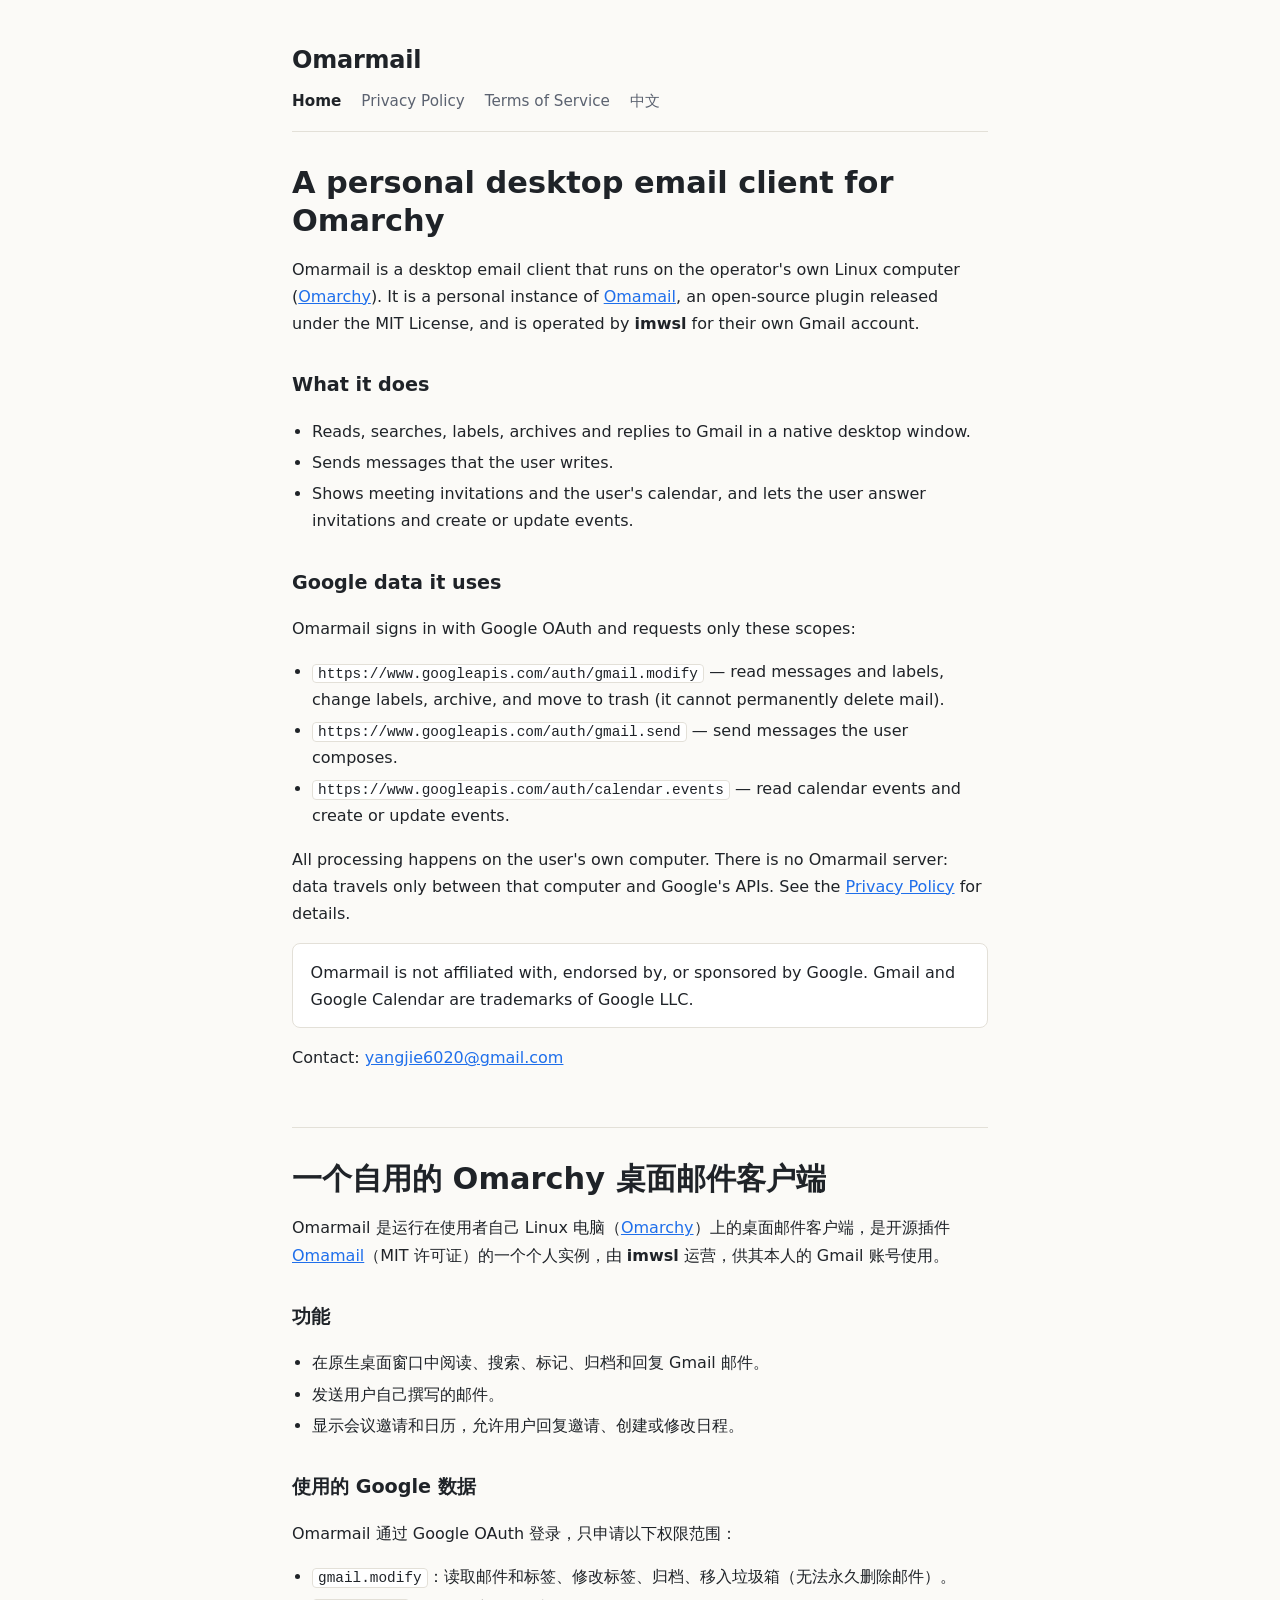
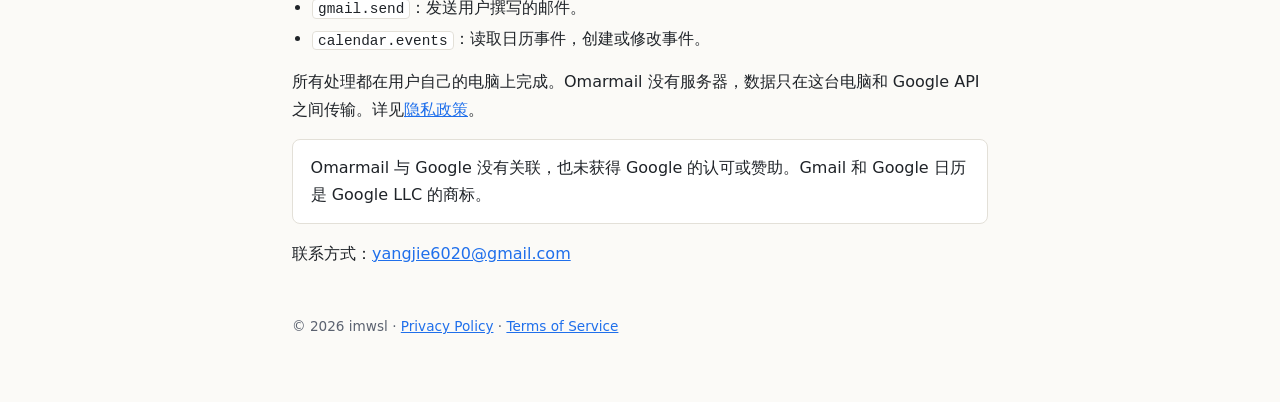
<file: index.html>
<!doctype html>
<html lang="en">
<head>
<meta charset="utf-8">
<meta name="viewport" content="width=device-width, initial-scale=1">
<meta name="google-site-verification" content="EYpbgvohKaT7vBufD3agpgV5t46boQ2uihVc11j72L0" />
<title>Omarmail</title>
<meta name="description" content="Omarmail — a personal desktop email client for Omarchy, based on the open-source Omamail plugin.">
<link rel="stylesheet" href="style.css">
</head>
<body>
<main>
<header>
  <div class="name">Omarmail</div>
  <nav>
    <a href="index.html" aria-current="page">Home</a>
    <a href="privacy.html">Privacy Policy</a>
    <a href="terms.html">Terms of Service</a>
    <a href="#zh">中文</a>
  </nav>
</header>

<section id="en">
<h1>A personal desktop email client for Omarchy</h1>
<p>Omarmail is a desktop email client that runs on the operator's own Linux computer
(<a href="https://omarchy.org">Omarchy</a>). It is a personal instance of
<a href="https://github.com/huacnlee/omamail">Omamail</a>, an open-source plugin released under the MIT License,
and is operated by <strong>imwsl</strong> for their own Gmail account.</p>

<h2>What it does</h2>
<ul>
  <li>Reads, searches, labels, archives and replies to Gmail in a native desktop window.</li>
  <li>Sends messages that the user writes.</li>
  <li>Shows meeting invitations and the user's calendar, and lets the user answer invitations and create or update events.</li>
</ul>

<h2>Google data it uses</h2>
<p>Omarmail signs in with Google OAuth and requests only these scopes:</p>
<ul>
  <li><code>https://www.googleapis.com/auth/gmail.modify</code> — read messages and labels, change labels, archive, and move to trash (it cannot permanently delete mail).</li>
  <li><code>https://www.googleapis.com/auth/gmail.send</code> — send messages the user composes.</li>
  <li><code>https://www.googleapis.com/auth/calendar.events</code> — read calendar events and create or update events.</li>
</ul>
<p>All processing happens on the user's own computer. There is no Omarmail server: data travels only between
that computer and Google's APIs. See the <a href="privacy.html">Privacy Policy</a> for details.</p>

<p class="note">Omarmail is not affiliated with, endorsed by, or sponsored by Google.
Gmail and Google Calendar are trademarks of Google LLC.</p>

<p>Contact: <a href="mailto:yangjie6020@gmail.com">yangjie6020@gmail.com</a></p>
</section>

<section id="zh" class="lang" lang="zh-CN">
<h1>一个自用的 Omarchy 桌面邮件客户端</h1>
<p>Omarmail 是运行在使用者自己 Linux 电脑（<a href="https://omarchy.org">Omarchy</a>）上的桌面邮件客户端，是开源插件 <a href="https://github.com/huacnlee/omamail">Omamail</a>（MIT 许可证）的一个个人实例，由 <strong>imwsl</strong> 运营，供其本人的 Gmail 账号使用。</p>

<h2>功能</h2>
<ul>
  <li>在原生桌面窗口中阅读、搜索、标记、归档和回复 Gmail 邮件。</li>
  <li>发送用户自己撰写的邮件。</li>
  <li>显示会议邀请和日历，允许用户回复邀请、创建或修改日程。</li>
</ul>

<h2>使用的 Google 数据</h2>
<p>Omarmail 通过 Google OAuth 登录，只申请以下权限范围：</p>
<ul>
  <li><code>gmail.modify</code>：读取邮件和标签、修改标签、归档、移入垃圾箱（无法永久删除邮件）。</li>
  <li><code>gmail.send</code>：发送用户撰写的邮件。</li>
  <li><code>calendar.events</code>：读取日历事件，创建或修改事件。</li>
</ul>
<p>所有处理都在用户自己的电脑上完成。Omarmail 没有服务器，数据只在这台电脑和 Google API 之间传输。详见<a href="privacy.html#zh">隐私政策</a>。</p>

<p class="note">Omarmail 与 Google 没有关联，也未获得 Google 的认可或赞助。Gmail 和 Google 日历是 Google LLC 的商标。</p>

<p>联系方式：<a href="mailto:yangjie6020@gmail.com">yangjie6020@gmail.com</a></p>
</section>

<footer>© 2026 imwsl · <a href="privacy.html">Privacy Policy</a> · <a href="terms.html">Terms of Service</a></footer>
</main>
</body>
</html>
</file>
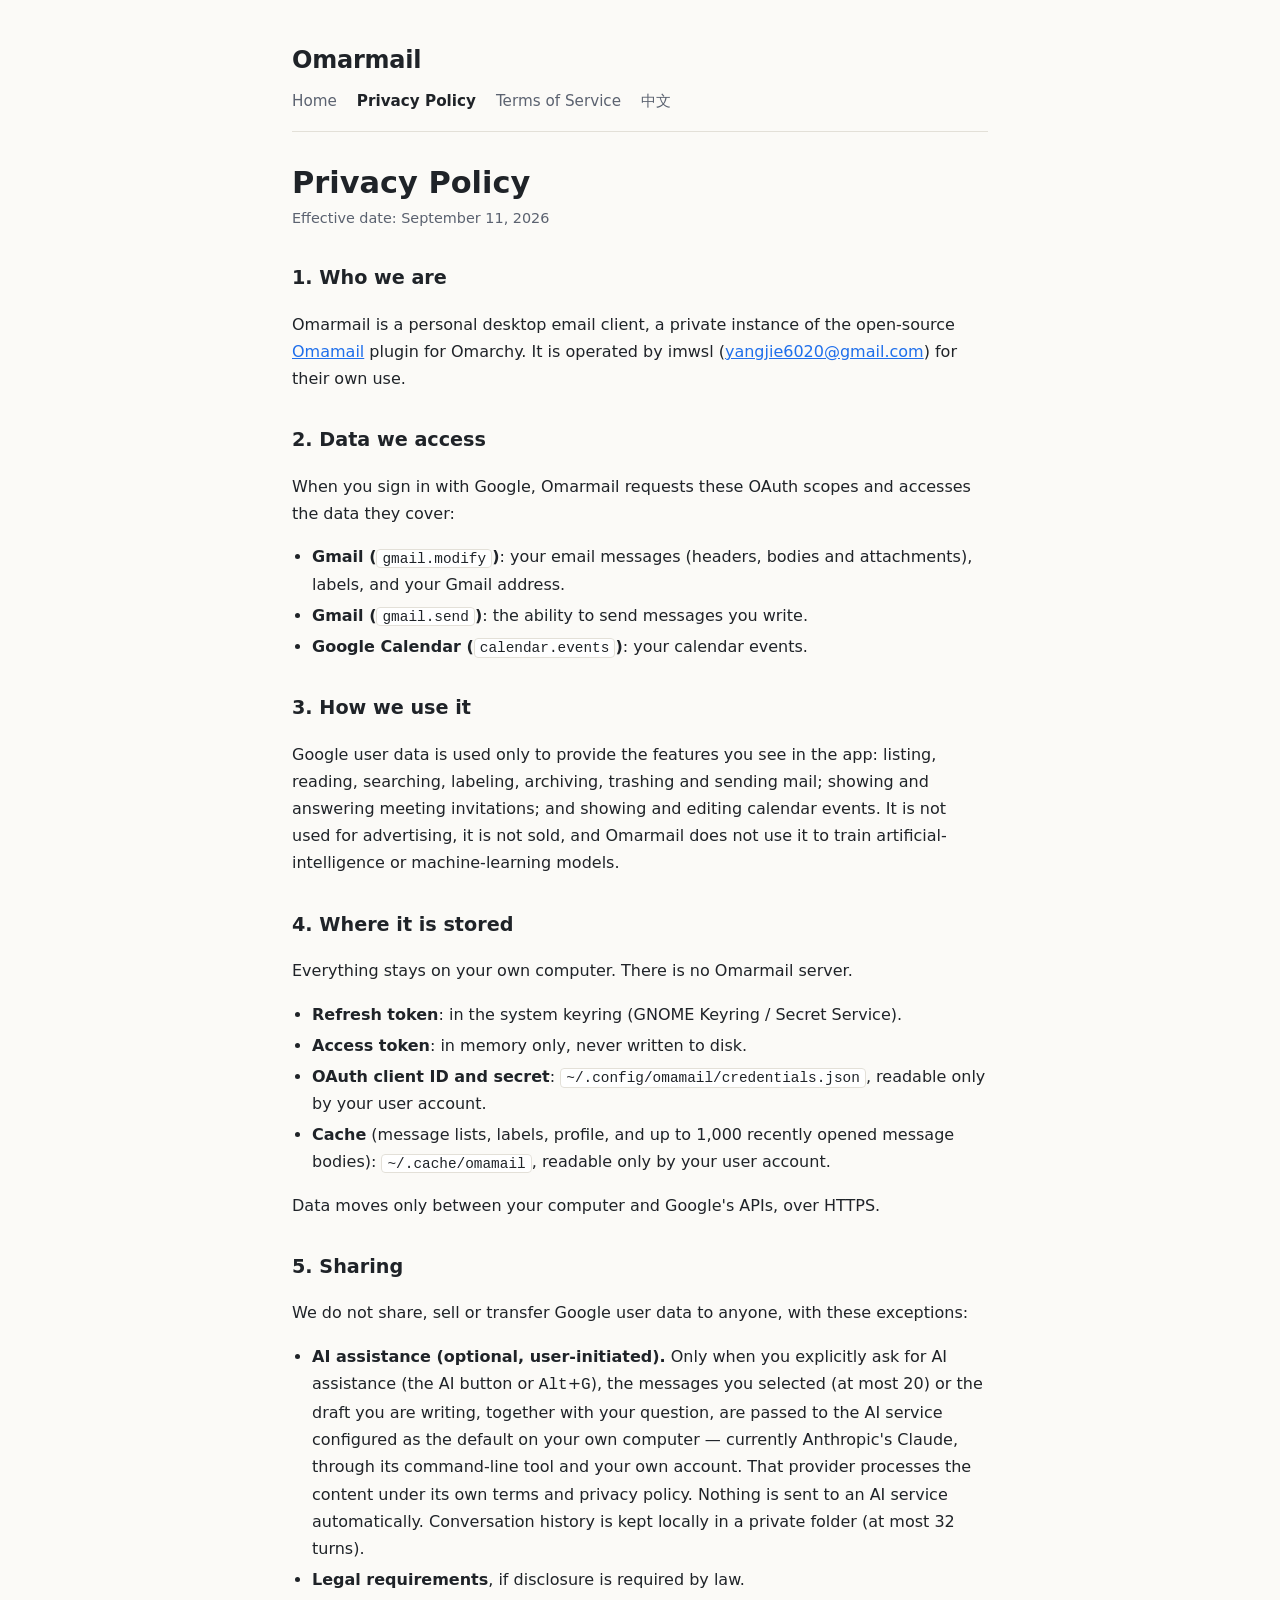
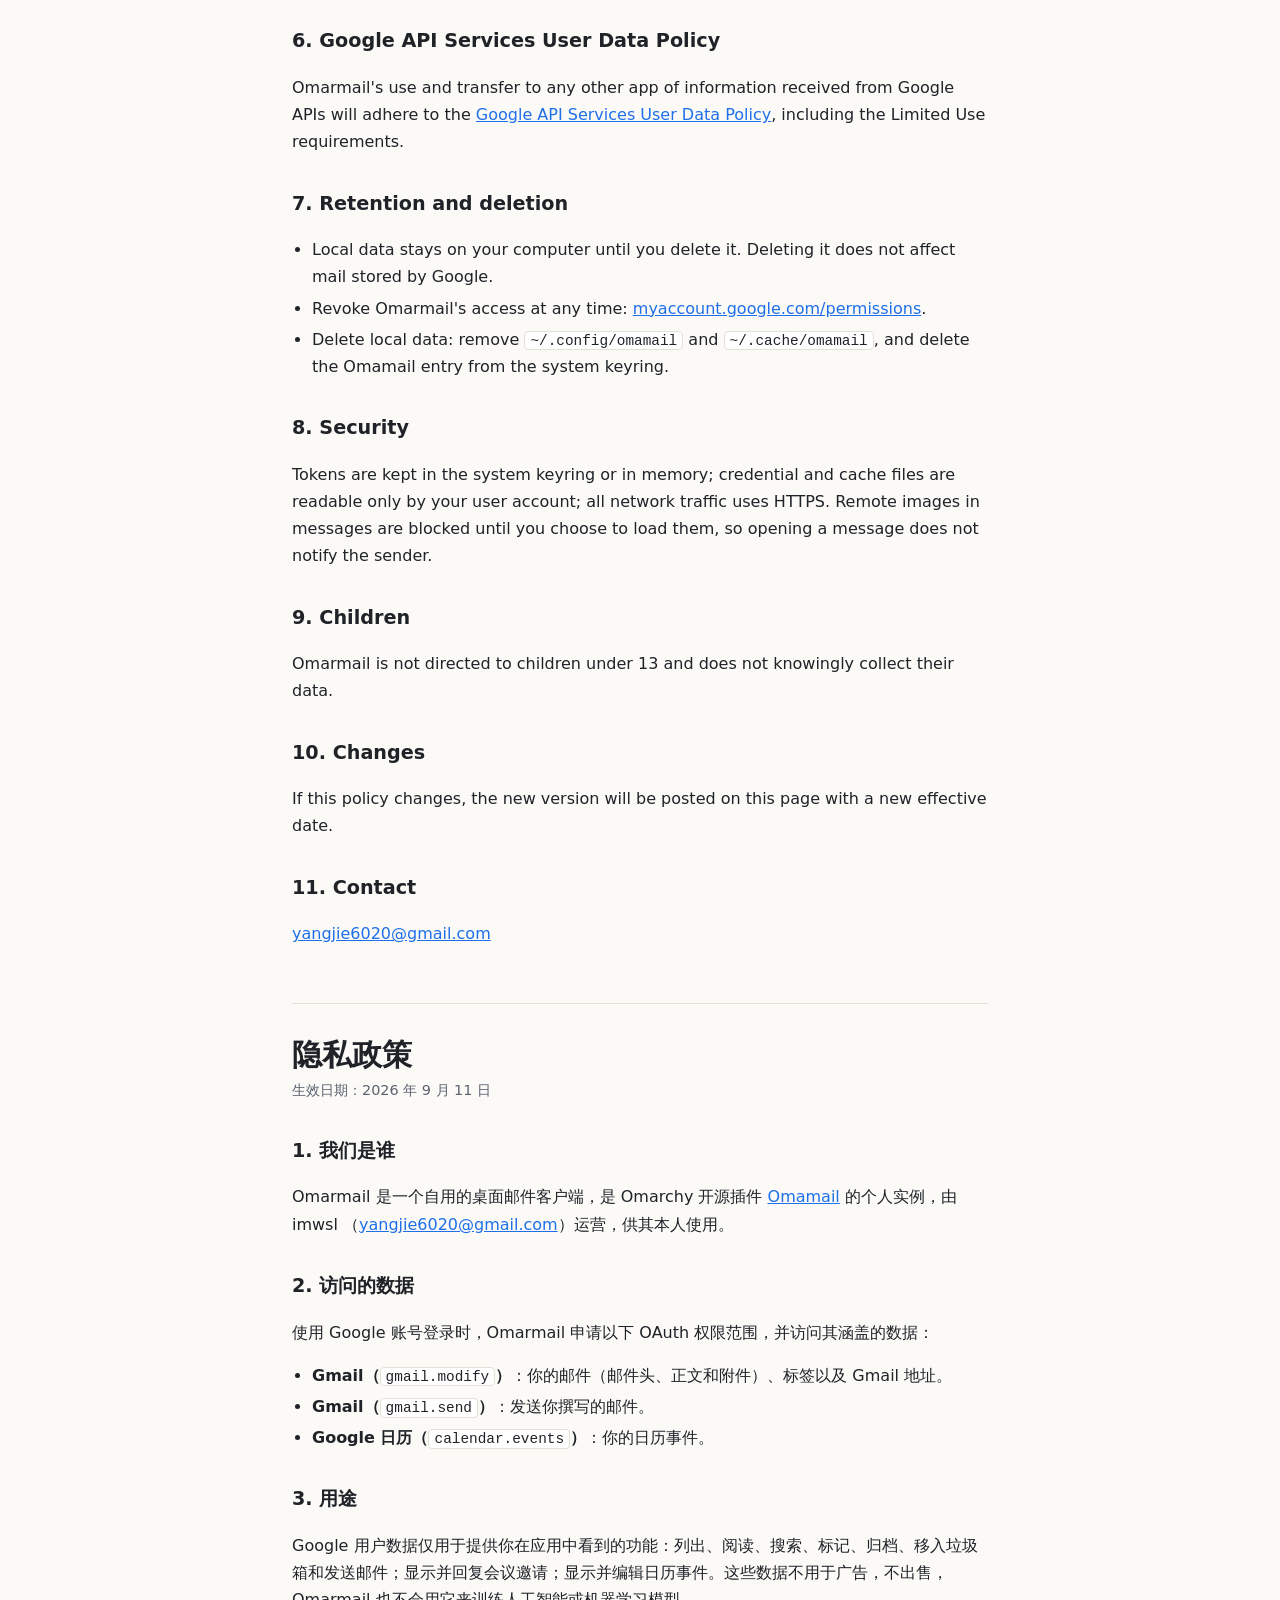
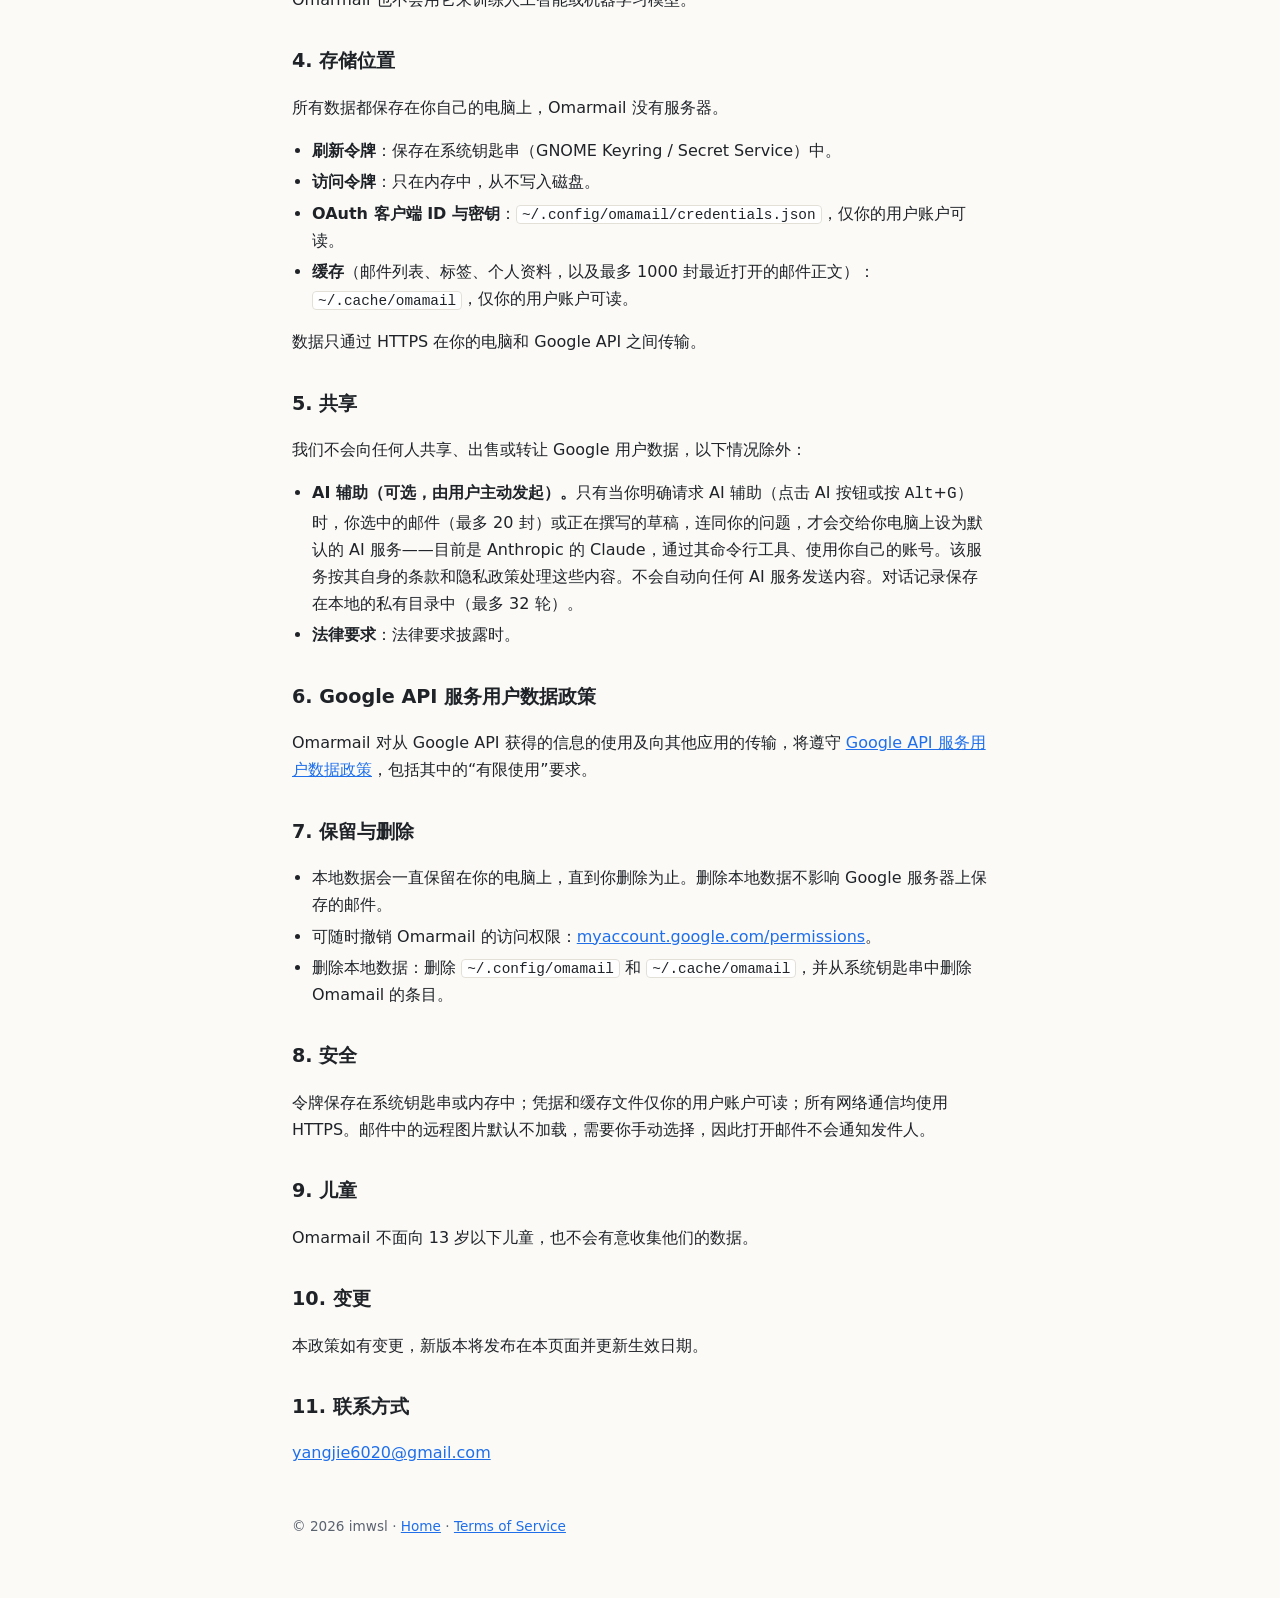
<file: privacy.html>
<!doctype html>
<html lang="en">
<head>
<meta charset="utf-8">
<meta name="viewport" content="width=device-width, initial-scale=1">
<title>Privacy Policy — Omarmail</title>
<link rel="stylesheet" href="style.css">
</head>
<body>
<main>
<header>
  <div class="name">Omarmail</div>
  <nav>
    <a href="index.html">Home</a>
    <a href="privacy.html" aria-current="page">Privacy Policy</a>
    <a href="terms.html">Terms of Service</a>
    <a href="#zh">中文</a>
  </nav>
</header>

<section id="en">
<h1>Privacy Policy</h1>
<p class="meta">Effective date: September 11, 2026</p>

<h2>1. Who we are</h2>
<p>Omarmail is a personal desktop email client, a private instance of the open-source
<a href="https://github.com/huacnlee/omamail">Omamail</a> plugin for Omarchy. It is operated by imwsl
(<a href="mailto:yangjie6020@gmail.com">yangjie6020@gmail.com</a>) for their own use.</p>

<h2>2. Data we access</h2>
<p>When you sign in with Google, Omarmail requests these OAuth scopes and accesses the data they cover:</p>
<ul>
  <li><strong>Gmail (<code>gmail.modify</code>)</strong>: your email messages (headers, bodies and attachments), labels, and your Gmail address.</li>
  <li><strong>Gmail (<code>gmail.send</code>)</strong>: the ability to send messages you write.</li>
  <li><strong>Google Calendar (<code>calendar.events</code>)</strong>: your calendar events.</li>
</ul>

<h2>3. How we use it</h2>
<p>Google user data is used only to provide the features you see in the app: listing, reading, searching,
labeling, archiving, trashing and sending mail; showing and answering meeting invitations; and showing and
editing calendar events. It is not used for advertising, it is not sold, and Omarmail does not use it to
train artificial-intelligence or machine-learning models.</p>

<h2>4. Where it is stored</h2>
<p>Everything stays on your own computer. There is no Omarmail server.</p>
<ul>
  <li><strong>Refresh token</strong>: in the system keyring (GNOME Keyring / Secret Service).</li>
  <li><strong>Access token</strong>: in memory only, never written to disk.</li>
  <li><strong>OAuth client ID and secret</strong>: <code>~/.config/omamail/credentials.json</code>, readable only by your user account.</li>
  <li><strong>Cache</strong> (message lists, labels, profile, and up to 1,000 recently opened message bodies):
      <code>~/.cache/omamail</code>, readable only by your user account.</li>
</ul>
<p>Data moves only between your computer and Google's APIs, over HTTPS.</p>

<h2>5. Sharing</h2>
<p>We do not share, sell or transfer Google user data to anyone, with these exceptions:</p>
<ul>
  <li><strong>AI assistance (optional, user-initiated).</strong> Only when you explicitly ask for AI assistance
      (the AI button or <kbd>Alt</kbd>+<kbd>G</kbd>), the messages you selected (at most 20) or the draft you are
      writing, together with your question, are passed to the AI service configured as the default on your own
      computer — currently Anthropic's Claude, through its command-line tool and your own account. That provider
      processes the content under its own terms and privacy policy. Nothing is sent to an AI service automatically.
      Conversation history is kept locally in a private folder (at most 32 turns).</li>
  <li><strong>Legal requirements</strong>, if disclosure is required by law.</li>
</ul>

<h2>6. Google API Services User Data Policy</h2>
<p>Omarmail's use and transfer to any other app of information received from Google APIs will adhere to the
<a href="https://developers.google.com/terms/api-services-user-data-policy">Google API Services User Data Policy</a>,
including the Limited Use requirements.</p>

<h2>7. Retention and deletion</h2>
<ul>
  <li>Local data stays on your computer until you delete it. Deleting it does not affect mail stored by Google.</li>
  <li>Revoke Omarmail's access at any time: <a href="https://myaccount.google.com/permissions">myaccount.google.com/permissions</a>.</li>
  <li>Delete local data: remove <code>~/.config/omamail</code> and <code>~/.cache/omamail</code>, and delete the
      Omamail entry from the system keyring.</li>
</ul>

<h2>8. Security</h2>
<p>Tokens are kept in the system keyring or in memory; credential and cache files are readable only by your user
account; all network traffic uses HTTPS. Remote images in messages are blocked until you choose to load them,
so opening a message does not notify the sender.</p>

<h2>9. Children</h2>
<p>Omarmail is not directed to children under 13 and does not knowingly collect their data.</p>

<h2>10. Changes</h2>
<p>If this policy changes, the new version will be posted on this page with a new effective date.</p>

<h2>11. Contact</h2>
<p><a href="mailto:yangjie6020@gmail.com">yangjie6020@gmail.com</a></p>
</section>

<section id="zh" class="lang" lang="zh-CN">
<h1>隐私政策</h1>
<p class="meta">生效日期：2026 年 9 月 11 日</p>

<h2>1. 我们是谁</h2>
<p>Omarmail 是一个自用的桌面邮件客户端，是 Omarchy 开源插件
<a href="https://github.com/huacnlee/omamail">Omamail</a> 的个人实例，由 imwsl
（<a href="mailto:yangjie6020@gmail.com">yangjie6020@gmail.com</a>）运营，供其本人使用。</p>

<h2>2. 访问的数据</h2>
<p>使用 Google 账号登录时，Omarmail 申请以下 OAuth 权限范围，并访问其涵盖的数据：</p>
<ul>
  <li><strong>Gmail（<code>gmail.modify</code>）</strong>：你的邮件（邮件头、正文和附件）、标签以及 Gmail 地址。</li>
  <li><strong>Gmail（<code>gmail.send</code>）</strong>：发送你撰写的邮件。</li>
  <li><strong>Google 日历（<code>calendar.events</code>）</strong>：你的日历事件。</li>
</ul>

<h2>3. 用途</h2>
<p>Google 用户数据仅用于提供你在应用中看到的功能：列出、阅读、搜索、标记、归档、移入垃圾箱和发送邮件；显示并回复会议邀请；显示并编辑日历事件。这些数据不用于广告，不出售，Omarmail 也不会用它来训练人工智能或机器学习模型。</p>

<h2>4. 存储位置</h2>
<p>所有数据都保存在你自己的电脑上，Omarmail 没有服务器。</p>
<ul>
  <li><strong>刷新令牌</strong>：保存在系统钥匙串（GNOME Keyring / Secret Service）中。</li>
  <li><strong>访问令牌</strong>：只在内存中，从不写入磁盘。</li>
  <li><strong>OAuth 客户端 ID 与密钥</strong>：<code>~/.config/omamail/credentials.json</code>，仅你的用户账户可读。</li>
  <li><strong>缓存</strong>（邮件列表、标签、个人资料，以及最多 1000 封最近打开的邮件正文）：<code>~/.cache/omamail</code>，仅你的用户账户可读。</li>
</ul>
<p>数据只通过 HTTPS 在你的电脑和 Google API 之间传输。</p>

<h2>5. 共享</h2>
<p>我们不会向任何人共享、出售或转让 Google 用户数据，以下情况除外：</p>
<ul>
  <li><strong>AI 辅助（可选，由用户主动发起）。</strong>只有当你明确请求 AI 辅助（点击 AI 按钮或按
      <kbd>Alt</kbd>+<kbd>G</kbd>）时，你选中的邮件（最多 20 封）或正在撰写的草稿，连同你的问题，才会交给你电脑上设为默认的
      AI 服务——目前是 Anthropic 的 Claude，通过其命令行工具、使用你自己的账号。该服务按其自身的条款和隐私政策处理这些内容。不会自动向任何 AI 服务发送内容。对话记录保存在本地的私有目录中（最多 32 轮）。</li>
  <li><strong>法律要求</strong>：法律要求披露时。</li>
</ul>

<h2>6. Google API 服务用户数据政策</h2>
<p>Omarmail 对从 Google API 获得的信息的使用及向其他应用的传输，将遵守
<a href="https://developers.google.com/terms/api-services-user-data-policy">Google API 服务用户数据政策</a>，包括其中的“有限使用”要求。</p>

<h2>7. 保留与删除</h2>
<ul>
  <li>本地数据会一直保留在你的电脑上，直到你删除为止。删除本地数据不影响 Google 服务器上保存的邮件。</li>
  <li>可随时撤销 Omarmail 的访问权限：<a href="https://myaccount.google.com/permissions">myaccount.google.com/permissions</a>。</li>
  <li>删除本地数据：删除 <code>~/.config/omamail</code> 和 <code>~/.cache/omamail</code>，并从系统钥匙串中删除 Omamail 的条目。</li>
</ul>

<h2>8. 安全</h2>
<p>令牌保存在系统钥匙串或内存中；凭据和缓存文件仅你的用户账户可读；所有网络通信均使用 HTTPS。邮件中的远程图片默认不加载，需要你手动选择，因此打开邮件不会通知发件人。</p>

<h2>9. 儿童</h2>
<p>Omarmail 不面向 13 岁以下儿童，也不会有意收集他们的数据。</p>

<h2>10. 变更</h2>
<p>本政策如有变更，新版本将发布在本页面并更新生效日期。</p>

<h2>11. 联系方式</h2>
<p><a href="mailto:yangjie6020@gmail.com">yangjie6020@gmail.com</a></p>
</section>

<footer>© 2026 imwsl · <a href="index.html">Home</a> · <a href="terms.html">Terms of Service</a></footer>
</main>
</body>
</html>
</file>
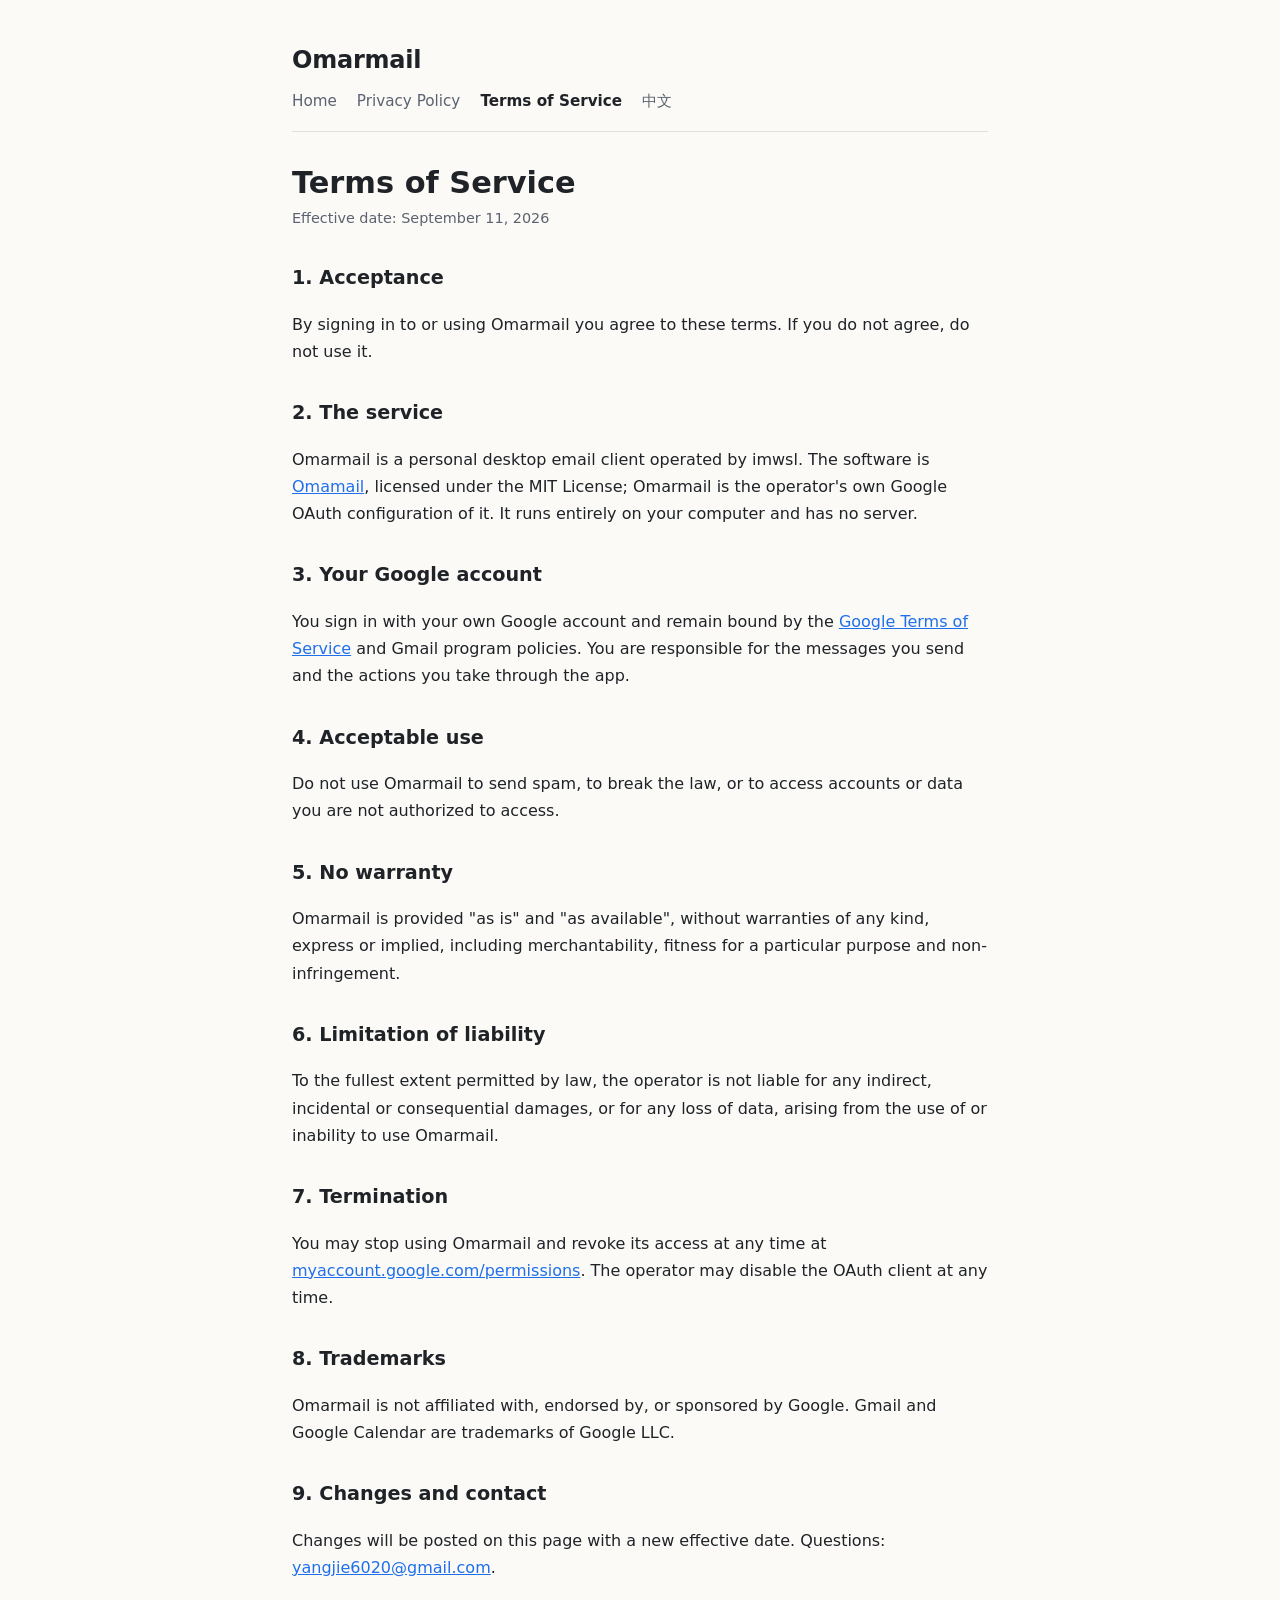
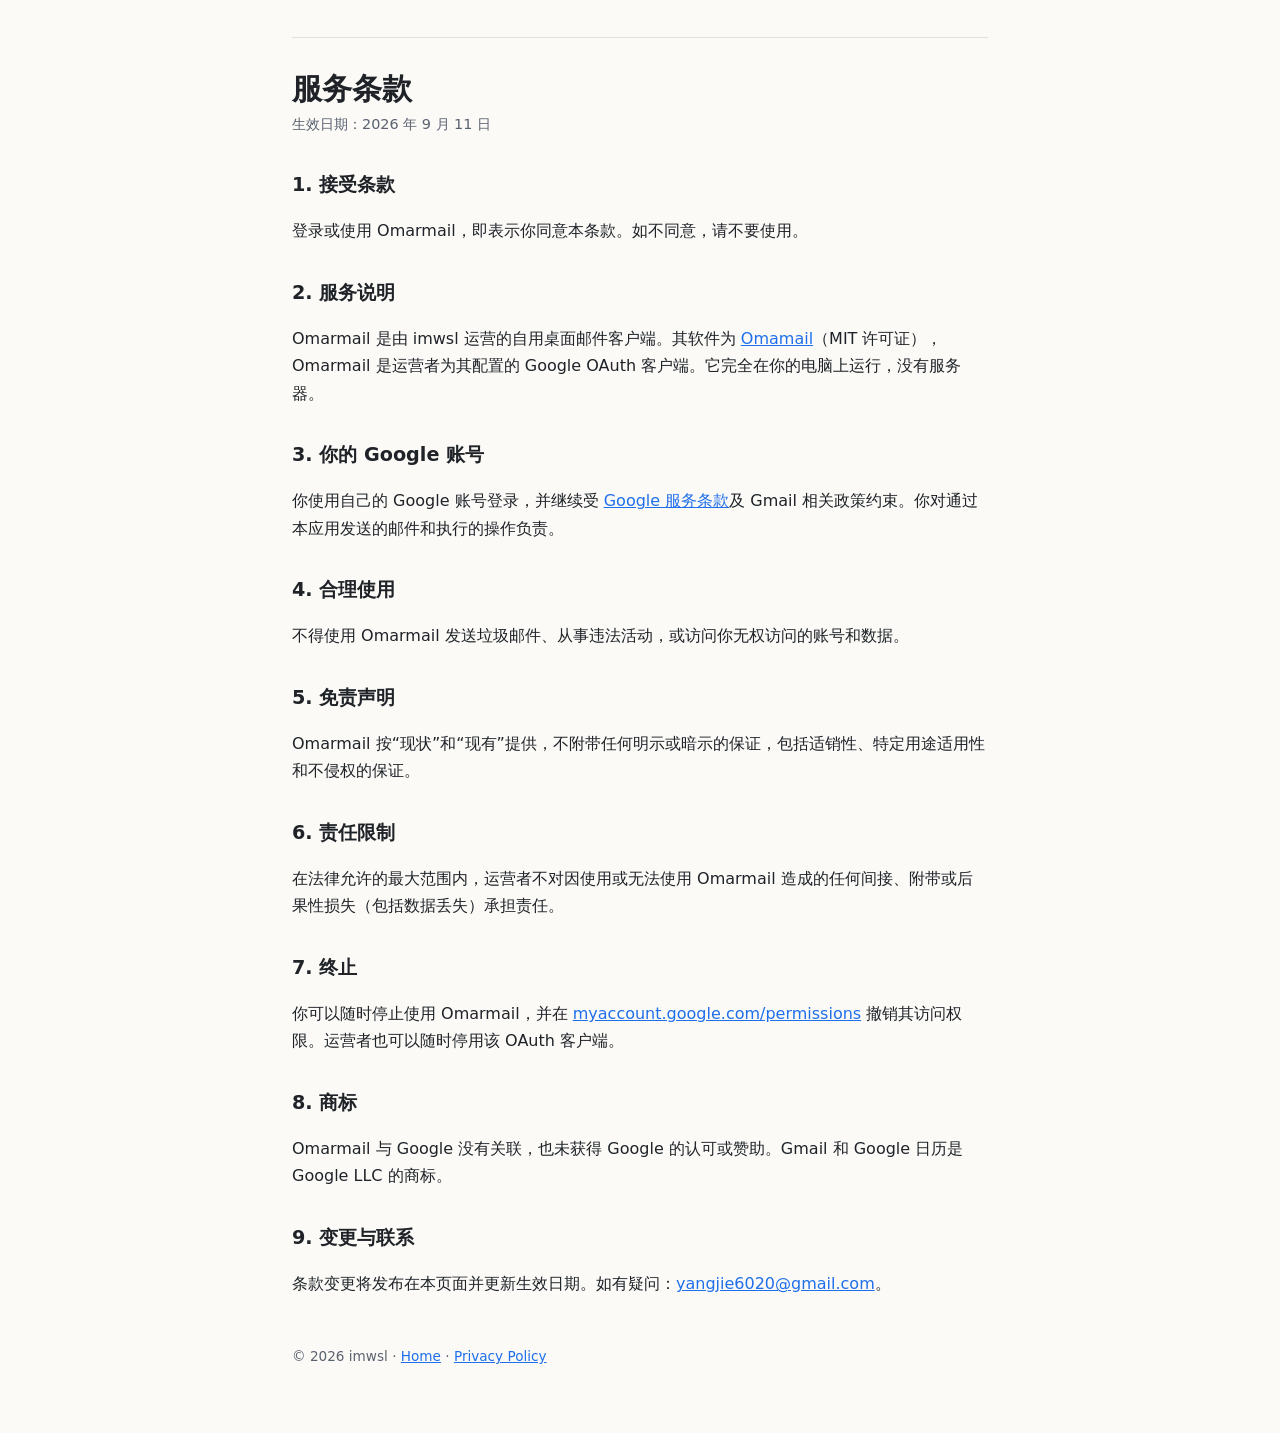
<file: terms.html>
<!doctype html>
<html lang="en">
<head>
<meta charset="utf-8">
<meta name="viewport" content="width=device-width, initial-scale=1">
<title>Terms of Service — Omarmail</title>
<link rel="stylesheet" href="style.css">
</head>
<body>
<main>
<header>
  <div class="name">Omarmail</div>
  <nav>
    <a href="index.html">Home</a>
    <a href="privacy.html">Privacy Policy</a>
    <a href="terms.html" aria-current="page">Terms of Service</a>
    <a href="#zh">中文</a>
  </nav>
</header>

<section id="en">
<h1>Terms of Service</h1>
<p class="meta">Effective date: September 11, 2026</p>

<h2>1. Acceptance</h2>
<p>By signing in to or using Omarmail you agree to these terms. If you do not agree, do not use it.</p>

<h2>2. The service</h2>
<p>Omarmail is a personal desktop email client operated by imwsl. The software is
<a href="https://github.com/huacnlee/omamail">Omamail</a>, licensed under the MIT License; Omarmail is the
operator's own Google OAuth configuration of it. It runs entirely on your computer and has no server.</p>

<h2>3. Your Google account</h2>
<p>You sign in with your own Google account and remain bound by the
<a href="https://policies.google.com/terms">Google Terms of Service</a> and Gmail program policies.
You are responsible for the messages you send and the actions you take through the app.</p>

<h2>4. Acceptable use</h2>
<p>Do not use Omarmail to send spam, to break the law, or to access accounts or data you are not authorized to access.</p>

<h2>5. No warranty</h2>
<p>Omarmail is provided "as is" and "as available", without warranties of any kind, express or implied,
including merchantability, fitness for a particular purpose and non-infringement.</p>

<h2>6. Limitation of liability</h2>
<p>To the fullest extent permitted by law, the operator is not liable for any indirect, incidental or
consequential damages, or for any loss of data, arising from the use of or inability to use Omarmail.</p>

<h2>7. Termination</h2>
<p>You may stop using Omarmail and revoke its access at any time at
<a href="https://myaccount.google.com/permissions">myaccount.google.com/permissions</a>.
The operator may disable the OAuth client at any time.</p>

<h2>8. Trademarks</h2>
<p>Omarmail is not affiliated with, endorsed by, or sponsored by Google. Gmail and Google Calendar are trademarks of Google LLC.</p>

<h2>9. Changes and contact</h2>
<p>Changes will be posted on this page with a new effective date. Questions:
<a href="mailto:yangjie6020@gmail.com">yangjie6020@gmail.com</a>.</p>
</section>

<section id="zh" class="lang" lang="zh-CN">
<h1>服务条款</h1>
<p class="meta">生效日期：2026 年 9 月 11 日</p>

<h2>1. 接受条款</h2>
<p>登录或使用 Omarmail，即表示你同意本条款。如不同意，请不要使用。</p>

<h2>2. 服务说明</h2>
<p>Omarmail 是由 imwsl 运营的自用桌面邮件客户端。其软件为 <a href="https://github.com/huacnlee/omamail">Omamail</a>（MIT 许可证），
Omarmail 是运营者为其配置的 Google OAuth 客户端。它完全在你的电脑上运行，没有服务器。</p>

<h2>3. 你的 Google 账号</h2>
<p>你使用自己的 Google 账号登录，并继续受 <a href="https://policies.google.com/terms">Google 服务条款</a>及 Gmail 相关政策约束。你对通过本应用发送的邮件和执行的操作负责。</p>

<h2>4. 合理使用</h2>
<p>不得使用 Omarmail 发送垃圾邮件、从事违法活动，或访问你无权访问的账号和数据。</p>

<h2>5. 免责声明</h2>
<p>Omarmail 按“现状”和“现有”提供，不附带任何明示或暗示的保证，包括适销性、特定用途适用性和不侵权的保证。</p>

<h2>6. 责任限制</h2>
<p>在法律允许的最大范围内，运营者不对因使用或无法使用 Omarmail 造成的任何间接、附带或后果性损失（包括数据丢失）承担责任。</p>

<h2>7. 终止</h2>
<p>你可以随时停止使用 Omarmail，并在 <a href="https://myaccount.google.com/permissions">myaccount.google.com/permissions</a> 撤销其访问权限。运营者也可以随时停用该 OAuth 客户端。</p>

<h2>8. 商标</h2>
<p>Omarmail 与 Google 没有关联，也未获得 Google 的认可或赞助。Gmail 和 Google 日历是 Google LLC 的商标。</p>

<h2>9. 变更与联系</h2>
<p>条款变更将发布在本页面并更新生效日期。如有疑问：<a href="mailto:yangjie6020@gmail.com">yangjie6020@gmail.com</a>。</p>
</section>

<footer>© 2026 imwsl · <a href="index.html">Home</a> · <a href="privacy.html">Privacy Policy</a></footer>
</main>
</body>
</html>
</file>
<file: style.css>
:root {
  --bg: #fbfaf7; --fg: #1f2328; --muted: #5b6270; --line: #e3e0d8;
  --accent: #1f6feb; --card: #ffffff;
}
@media (prefers-color-scheme: dark) {
  :root { --bg: #14161a; --fg: #e6e8eb; --muted: #9aa3ae; --line: #2b3038;
          --accent: #6ea8fe; --card: #1b1e23; }
}
* { box-sizing: border-box; }
html { -webkit-text-size-adjust: 100%; }
body {
  margin: 0; background: var(--bg); color: var(--fg);
  font: 16px/1.7 system-ui, -apple-system, "Segoe UI", Roboto, "Noto Sans", "Noto Sans CJK SC", "PingFang SC", sans-serif;
}
main { max-width: 46rem; margin: 0 auto; padding: 2.5rem 1.25rem 4rem; }
header { border-bottom: 1px solid var(--line); padding-bottom: 1rem; margin-bottom: 2rem; }
header .name { font-size: 1.5rem; font-weight: 700; letter-spacing: -0.01em; }
nav { display: flex; flex-wrap: wrap; gap: .25rem 1.25rem; margin-top: .5rem; font-size: .95rem; }
nav a { color: var(--muted); text-decoration: none; }
nav a[aria-current="page"] { color: var(--fg); font-weight: 600; }
nav a:hover { color: var(--accent); }
h1 { font-size: 1.9rem; line-height: 1.25; margin: 0 0 .25rem; }
h2 { font-size: 1.2rem; margin: 2rem 0 .5rem; }
.meta { color: var(--muted); font-size: .9rem; margin: 0 0 1.5rem; }
a { color: var(--accent); }
code { font: .9em ui-monospace, "JetBrains Mono", monospace; background: var(--card);
       border: 1px solid var(--line); border-radius: 4px; padding: .05em .35em; overflow-wrap: anywhere; }
ul { padding-left: 1.25rem; }
li { margin: .25rem 0; }
.lang { margin-top: 3.5rem; padding-top: 2rem; border-top: 1px solid var(--line); }
.note { background: var(--card); border: 1px solid var(--line); border-radius: 8px; padding: .9rem 1.1rem; }
footer { margin-top: 3rem; color: var(--muted); font-size: .85rem; }
</file>
